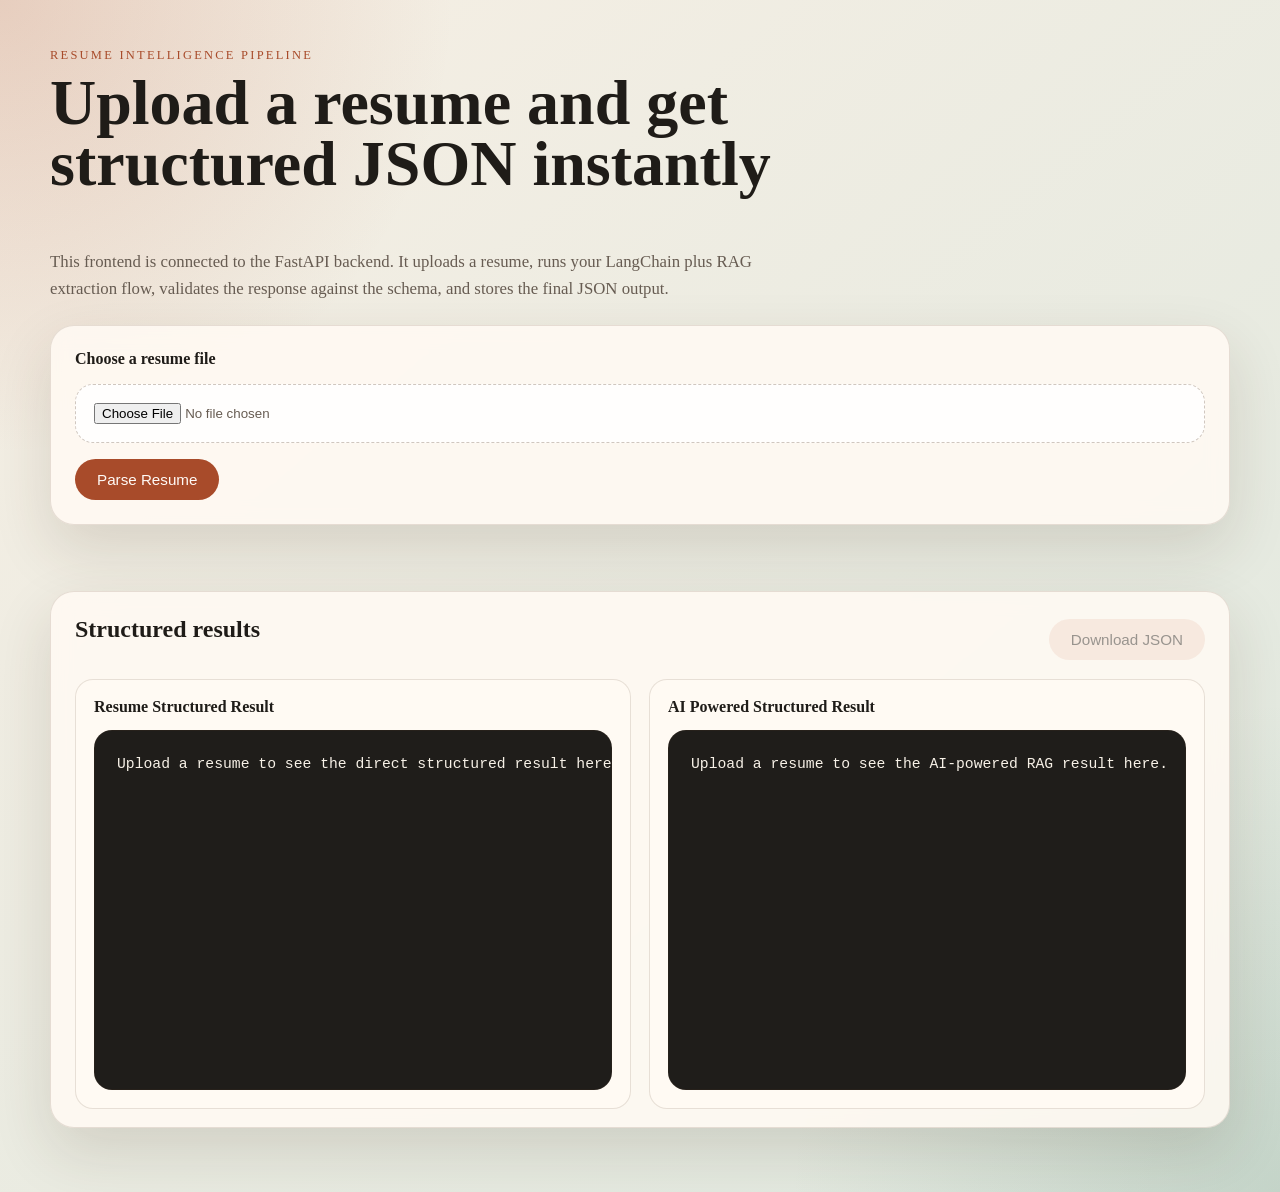
<file: Frontend/index.html>
<!DOCTYPE html>
<html lang="en">
<head>
    <meta charset="UTF-8">
    <meta name="viewport" content="width=device-width, initial-scale=1.0">
    <title>Resume Builder Parser</title>
    <link rel="stylesheet" href="./style.css">
</head>
<body>
    <main class="layout">
        <section class="hero">
            <p class="eyebrow">Resume Intelligence Pipeline</p>
            <h1>Upload a resume and get structured JSON instantly</h1>
            <p class="intro">
                This frontend is connected to the FastAPI backend. It uploads a resume, runs your LangChain plus RAG extraction flow, validates the response against the schema, and stores the final JSON output.
            </p>

            <form id="parseForm" class="upload-card">
                <label for="document" class="file-label">Choose a resume file</label>
                <input id="document" name="document" type="file" accept=".pdf,.docx" required>
                <div class="button-row">
                    <button type="submit">Parse Resume</button>
                </div>
            </form>

            <p id="status" class="status" aria-live="polite"></p>
        </section>

        <section class="result-panel">
            <div class="panel-header">
                <h2>Structured results</h2>
                <button id="downloadButton" type="button" class="secondary" disabled>Download JSON</button>
            </div>
            <div class="result-grid">
                <section class="result-card">
                    <h3>Resume Structured Result</h3>
                    <pre id="structuredOutput" class="json-view">Upload a resume to see the direct structured result here.</pre>
                </section>
                <section class="result-card">
                    <h3>AI Powered Structured Result</h3>
                    <pre id="aiOutput" class="json-view">Upload a resume to see the AI-powered RAG result here.</pre>
                </section>
            </div>
        </section>
    </main>

    <script>
        const apiBaseUrl = window.location.origin;
        const parseForm = document.getElementById("parseForm");
        const documentInput = document.getElementById("document");
        const statusText = document.getElementById("status");
        const structuredOutput = document.getElementById("structuredOutput");
        const aiOutput = document.getElementById("aiOutput");
        const downloadButton = document.getElementById("downloadButton");

        let latestResult = null;
        let latestFilename = "resume_structured.json";
        let cleanupPending = false;

        async function cleanupServerFiles() {
            if (!cleanupPending) {
                return;
            }

            try {
                await fetch(`${apiBaseUrl}/cleanup`, { method: "DELETE", keepalive: true });
            } catch (error) {
                console.error("Cleanup failed", error);
            } finally {
                cleanupPending = false;
            }
        }

        function setResult(data, filename) {
            latestResult = data;
            latestFilename = filename;
            cleanupPending = true;
            structuredOutput.textContent = JSON.stringify(data.structured_result, null, 2);
            aiOutput.textContent = JSON.stringify(data.ai_powered_result, null, 2);
            downloadButton.disabled = false;
        }

        parseForm.addEventListener("submit", async (event) => {
            event.preventDefault();

            const selectedFile = documentInput.files[0];
            if (!selectedFile) {
                statusText.textContent = "Please choose a resume file first.";
                statusText.className = "status error";
                return;
            }

            const formData = new FormData();
            formData.append("file", selectedFile);

            statusText.textContent = "Uploading and parsing resume...";
            statusText.className = "status";
            structuredOutput.textContent = "Building direct structured result from the uploaded resume...";
            aiOutput.textContent = "Running AI-powered RAG result generation...";
            downloadButton.disabled = true;

            try {
                const response = await fetch(`${apiBaseUrl}/parse-resume`, {
                    method: "POST",
                    body: formData
                });

                const data = await response.json();
                if (!response.ok) {
                    throw new Error(data.detail || "Resume parsing failed.");
                }

                statusText.textContent = `${data.filename} parsed successfully. JSON saved as ${data.output_file}.`;
                statusText.className = "status success";
                setResult(data.data, data.output_file);
                parseForm.reset();
            } catch (error) {
                statusText.textContent = error.message;
                statusText.className = "status error";
                structuredOutput.textContent = "Parsing failed. Check backend dependencies, API key configuration, and file readability.";
                aiOutput.textContent = "Parsing failed. Check backend dependencies, API key configuration, and file readability.";
            }
        });

        downloadButton.addEventListener("click", () => {
            if (!latestResult) {
                return;
            }

            const blob = new Blob([JSON.stringify(latestResult, null, 2)], { type: "application/json" });
            const url = URL.createObjectURL(blob);
            const anchor = document.createElement("a");
            anchor.href = url;
            anchor.download = latestFilename;
            anchor.click();
            URL.revokeObjectURL(url);
            cleanupServerFiles();
        });

        window.addEventListener("pagehide", () => {
            if (!cleanupPending) {
                return;
            }

            fetch(`${apiBaseUrl}/cleanup`, { method: "DELETE", keepalive: true });
        });
    </script>
</body>
</html>
</file>
<file: Frontend/style.css>
:root {
    --bg-top: #f7efe4;
    --bg-bottom: #dfe8df;
    --surface: rgba(255, 250, 243, 0.88);
    --surface-strong: #fffaf3;
    --line: rgba(86, 57, 35, 0.14);
    --text: #1f1c18;
    --muted: #675c52;
    --accent: #a84b2a;
    --accent-strong: #7f361d;
    --accent-soft: #f0d7cb;
    --success: #1f7a4d;
    --error: #b42318;
    --shadow: 0 24px 60px rgba(61, 39, 18, 0.14);
}

* {
    box-sizing: border-box;
}

body {
    margin: 0;
    min-height: 100vh;
    font-family: Georgia, "Times New Roman", serif;
    color: var(--text);
    background:
        radial-gradient(circle at top left, rgba(168, 75, 42, 0.20), transparent 26%),
        radial-gradient(circle at bottom right, rgba(74, 121, 97, 0.18), transparent 28%),
        linear-gradient(140deg, var(--bg-top), var(--bg-bottom));
}

.layout {
    width: min(1180px, calc(100% - 32px));
    margin: 0 auto;
    padding: 48px 0 64px;
}

.hero {
    margin-bottom: 28px;
}

.eyebrow {
    margin: 0 0 10px;
    text-transform: uppercase;
    letter-spacing: 0.18em;
    font-size: 0.78rem;
    color: var(--accent);
}

h1,
h2,
p {
    margin-top: 0;
}

h1 {
    max-width: 820px;
    font-size: clamp(2.4rem, 5vw, 4.8rem);
    line-height: 0.95;
}

.intro {
    max-width: 760px;
    color: var(--muted);
    font-size: 1.05rem;
    line-height: 1.65;
    margin-bottom: 22px;
}

.upload-card,
.result-panel {
    background: var(--surface);
    border: 1px solid var(--line);
    backdrop-filter: blur(10px);
    box-shadow: var(--shadow);
}

.upload-card {
    display: grid;
    gap: 16px;
    padding: 24px;
    border-radius: 24px;
}

.file-label {
    font-size: 1rem;
    font-weight: 700;
}

input[type="file"] {
    width: 100%;
    padding: 18px;
    border-radius: 18px;
    border: 1px dashed rgba(86, 57, 35, 0.28);
    background: rgba(255, 255, 255, 0.8);
    color: var(--muted);
}

.button-row {
    display: flex;
    gap: 12px;
    flex-wrap: wrap;
}

button {
    border: 0;
    border-radius: 999px;
    padding: 12px 22px;
    background: var(--accent);
    color: #fffaf6;
    cursor: pointer;
    font-size: 0.95rem;
    transition: transform 0.18s ease, background 0.18s ease, opacity 0.18s ease;
}

button:hover {
    background: var(--accent-strong);
    transform: translateY(-1px);
}

button:disabled {
    opacity: 0.45;
    cursor: not-allowed;
    transform: none;
}

.secondary {
    background: var(--accent-soft);
    color: var(--text);
}

.secondary:hover {
    background: #e7c4b4;
}

.status {
    min-height: 24px;
    margin: 14px 0 0;
    font-weight: 700;
}

.success {
    color: var(--success);
}

.error {
    color: var(--error);
}

.result-panel {
    border-radius: 24px;
    padding: 24px;
}

.panel-header {
    display: flex;
    align-items: center;
    justify-content: space-between;
    gap: 16px;
    margin-bottom: 16px;
}

.result-grid {
    display: grid;
    grid-template-columns: repeat(2, minmax(0, 1fr));
    gap: 18px;
}

.result-card {
    min-width: 0;
    padding: 18px;
    border-radius: 18px;
    border: 1px solid var(--line);
    background: var(--surface-strong);
}

.result-card h3 {
    margin: 0 0 14px;
    font-size: 1rem;
}

.result-panel {
    padding-bottom: 18px;
}

.json-view {
    margin: 0;
    padding: 22px;
    border-radius: 18px;
    border: 1px solid var(--line);
    background: #1f1d1a;
    color: #f7f1e7;
    overflow: auto;
    min-height: 360px;
    font-family: "Cascadia Code", Consolas, monospace;
    font-size: 0.92rem;
    line-height: 1.6;
}

@media (max-width: 860px) {
    .result-grid {
        grid-template-columns: 1fr;
    }
}

@media (max-width: 640px) {
    .layout {
        width: min(100% - 20px, 1180px);
        padding-top: 28px;
    }

    h1 {
        line-height: 1.02;
    }

    .panel-header {
        flex-direction: column;
        align-items: flex-start;
    }
}
</file>
